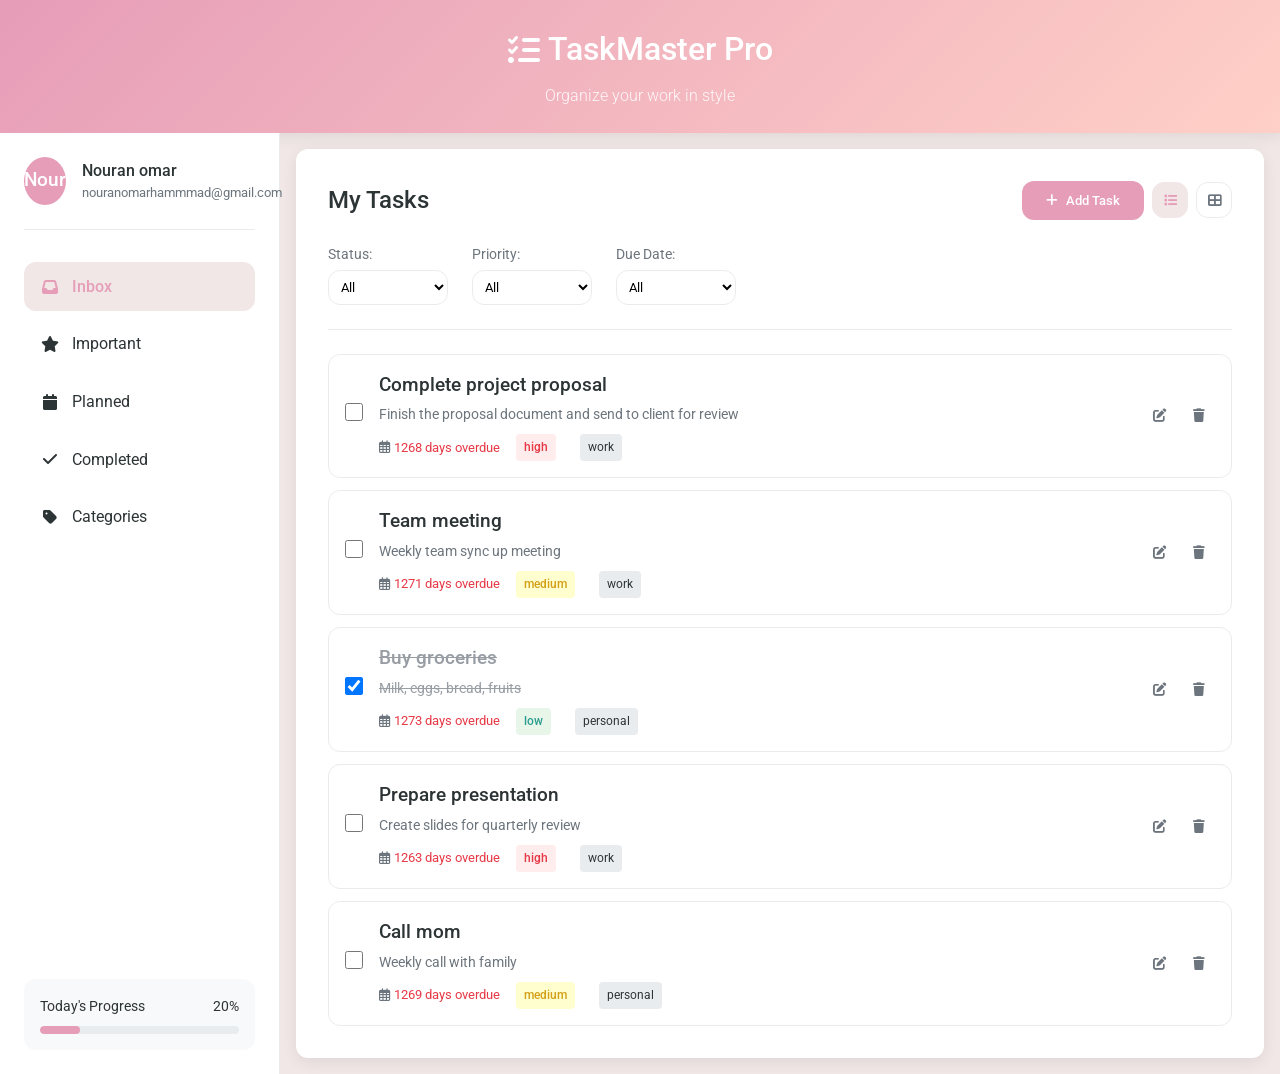
<file: index.html>
<!DOCTYPE html>
<html lang="en">
<head>
    <meta charset="UTF-8">
    <meta name="viewport" content="width=device-width, initial-scale=1.0">
    <title>Professional Task Manager</title>
    <link rel="stylesheet" href="https://cdnjs.cloudflare.com/ajax/libs/font-awesome/6.4.0/css/all.min.css">
    <link href="https://fonts.googleapis.com/css2?family=Roboto:wght@300;400;500;700&display=swap" rel="stylesheet">
     <link rel="icon" href="favicon.ico" type="image/x-icon">
    <link rel="stylesheet" href="css/styles.css">
</head>
<body>
    <div class="app-container">
       <header class="app-header" style="background: linear-gradient(135deg, #E69DB8 0%, #FFD0C7 100%);">
    <h1><i class="fas fa-tasks"></i> TaskMaster Pro</h1>
    <p>Organize your work in style</p>
</header>

        <div class="main-content">
            <aside class="sidebar">
                <div class="user-profile">
                    <div class="avatar">Nour</div>
                    <div class="user-info">
                        <span class="username">Nouran omar</span>
                        <span class="user-email">nouranomarhammmad@gmail.com </span>
                    </div>
                </div>
                
                <nav class="main-nav">
                    <ul>
                        <li class="active"><a href="#"><i class="fas fa-inbox"></i> Inbox</a></li>
                        <li><a href="#"><i class="fas fa-star"></i> Important</a></li>
                        <li><a href="#"><i class="fas fa-calendar"></i> Planned</a></li>
                        <li><a href="#"><i class="fas fa-check"></i> Completed</a></li>
                        <li><a href="#"><i class="fas fa-tag"></i> Categories</a></li>
                    </ul>
                </nav>
                
                <div class="progress-container">
                    <div class="progress-header">
                        <span>Today's Progress</span>
                        <span>65%</span>
                    </div>
                    <div class="progress-bar">
                        <div class="progress-fill" style="width: 65%;"></div>
                    </div>
                </div>
            </aside>

            <main class="task-manager">
                <div class="task-header">
                    <h2>My Tasks</h2>
                    <div class="task-actions">
                        <button class="btn btn-primary" id="add-task-btn">
                            <i class="fas fa-plus"></i> Add Task
                        </button>
                        <div class="view-options">
                            <button class="view-option active"><i class="fas fa-list"></i></button>
                            <button class="view-option"><i class="fas fa-th-large"></i></button>
                        </div>
                    </div>
                </div>
                
                <div class="task-filters">
                    <div class="filter-group">
                        <label for="filter-status">Status:</label>
                        <select id="filter-status">
                            <option value="all">All</option>
                            <option value="pending">Pending</option>
                            <option value="in-progress">In Progress</option>
                            <option value="completed">Completed</option>
                        </select>
                    </div>
                    <div class="filter-group">
                        <label for="filter-priority">Priority:</label>
                        <select id="filter-priority">
                            <option value="all">All</option>
                            <option value="high">High</option>
                            <option value="medium">Medium</option>
                            <option value="low">Low</option>
                        </select>
                    </div>
                    <div class="filter-group">
                        <label for="filter-date">Due Date:</label>
                        <select id="filter-date">
                            <option value="all">All</option>
                            <option value="today">Today</option>
                            <option value="week">This Week</option>
                            <option value="month">This Month</option>
                        </select>
                    </div>
                </div>
                
                <div class="task-list" id="task-list">
                    <!-- Tasks will be dynamically inserted here -->
                </div>
            </main>
        </div>
    </div>

    <!-- Task Modal -->
    <div class="modal" id="task-modal">
        <div class="modal-content">
            <span class="close-modal">&times;</span>
            <h3>Add New Task</h3>
            <form id="task-form">
                <div class="form-group">
                    <label for="task-title">Task Title</label>
                    <input type="text" id="task-title" placeholder="Enter task title" required>
                </div>
                <div class="form-group">
                    <label for="task-description">Description</label>
                    <textarea id="task-description" placeholder="Enter task description"></textarea>
                </div>
                <div class="form-row">
                    <div class="form-group">
                        <label for="task-due-date">Due Date</label>
                        <input type="date" id="task-due-date">
                    </div>
                    <div class="form-group">
                        <label for="task-priority">Priority</label>
                        <select id="task-priority">
                            <option value="low">Low</option>
                            <option value="medium" selected>Medium</option>
                            <option value="high">High</option>
                        </select>
                    </div>
                </div>
                <div class="form-group">
                    <label for="task-category">Category</label>
                    <select id="task-category">
                        <option value="work">Work</option>
                        <option value="personal">Personal</option>
                        <option value="shopping">Shopping</option>
                        <option value="other">Other</option>
                    </select>
                </div>
                <div class="form-actions">
                    <button type="button" class="btn btn-secondary" id="cancel-task">Cancel</button>
                    <button type="submit" class="btn btn-primary">Save Task</button>
                </div>
            </form>
        </div>
    </div>

    <script src="js/script.js"></script>
</body>
</html>
</file>
<file: css/styles.css>
:root {
    --primary-color: #E69DB8; /* اللون الوردي الرئيسي */
    --primary-light: #F1E7E7; /* الخلفية الفاتحة */
    --secondary-color: #FFD0C7; /* اللون الثانوي */
    --accent-color: #FFFECE; /* لون التمييز */
    --danger-color: #e63946;
    --success-color: #2a9d8f;
    --warning-color: #e9c46a;
    --light-color: #f8f9fa;
    --dark-color: #2d3436;
    --gray-color: #6c757d;
    --light-gray: #e9ecef;
    --border-radius: 12px; /* زوايا أكثر نعومة */
    --box-shadow: 0 4px 15px rgba(0, 0, 0, 0.08);
    --transition: all 0.3s ease;
}

/* تعديلات الهيدر */
.app-header {
    background-color: var(--primary-color);
    color: var(--dark-color);
}

/* تعديلات السايدبار */
.sidebar {
    background-color: var(--primary-light);
}

/* أزرار وإجراءات */
.btn-primary {
    background-color: var(--primary-color);
    color: var(--dark-color);
}

.btn-primary:hover {
    background-color: #d48ba5;
}

/* بطاقات المهام */
.task-item {
    background-color: white;
    border-left: 4px solid var(--secondary-color);
}

.task-item:hover {
    transform: translateY(-3px);
    box-shadow: var(--box-shadow);
}

/* تأثيرات خاصة */
.task-priority.priority-high {
    background-color: #ffecec;
    color: var(--danger-color);
}

.task-priority.priority-medium {
    background-color: var(--accent-color);
    color: #d4a017;
}

.task-priority.priority-low {
    background-color: #e8f5e9;
    color: var(--success-color);
}

/* المودال */
.modal-content {
    border-top: 5px solid var(--primary-color);
}

/* الشريط الجانبي النشط */
.main-nav .active a {
    background-color: var(--secondary-color);
    color: var(--dark-color);
}
* {
    margin: 0;
    padding: 0;
    box-sizing: border-box;
}

body {
    font-family: 'Roboto', sans-serif;
    background: #F1E7E7;
    color: var(--dark-color);
    line-height: 1.6;
}

.app-container {
    display: flex;
    flex-direction: column;
    min-height: 100vh;
}

.app-header {
    background-color: var(--primary-color);
    color: white;
    padding: 1.5rem;
    text-align: center;
    box-shadow: var(--box-shadow);
}

.app-header h1 {
    font-weight: 500;
    margin-bottom: 0.5rem;
    display: flex;
    align-items: center;
    justify-content: center;
    gap: 0.5rem;
}

.app-header p {
    font-weight: 300;
    opacity: 0.9;
}

.main-content {
    display: flex;
    flex: 1;
}

.sidebar {
    width: 280px;
    background-color: white;
    padding: 1.5rem;
    border-right: 1px solid var(--light-gray);
    display: flex;
    flex-direction: column;
}

.user-profile {
    display: flex;
    align-items: center;
    gap: 1rem;
    margin-bottom: 2rem;
    padding-bottom: 1.5rem;
    border-bottom: 1px solid var(--light-gray);
}

.avatar {
    width: 48px;
    height: 48px;
    background-color: var(--primary-color);
    color: white;
    border-radius: 50%;
    display: flex;
    align-items: center;
    justify-content: center;
    font-weight: 500;
    font-size: 1.2rem;
}

.user-info {
    display: flex;
    flex-direction: column;
}

.username {
    font-weight: 500;
}

.user-email {
    font-size: 0.8rem;
    color: var(--gray-color);
}

.main-nav ul {
    list-style: none;
    margin-bottom: 2rem;
}

.main-nav li {
    margin-bottom: 0.5rem;
}

.main-nav a {
    display: flex;
    align-items: center;
    gap: 0.75rem;
    padding: 0.75rem 1rem;
    text-decoration: none;
    color: var(--dark-color);
    border-radius: var(--border-radius);
    transition: var(--transition);
}

.main-nav a:hover {
    background-color: var(--primary-light);
    color: var(--primary-color);
}

.main-nav a i {
    width: 20px;
    text-align: center;
}

.main-nav .active a {
    background-color: var(--primary-light);
    color: var(--primary-color);
    font-weight: 500;
}

.progress-container {
    margin-top: auto;
    background-color: var(--light-color);
    padding: 1rem;
    border-radius: var(--border-radius);
}

.progress-header {
    display: flex;
    justify-content: space-between;
    margin-bottom: 0.5rem;
    font-size: 0.9rem;
}

.progress-bar {
    height: 8px;
    background-color: var(--light-gray);
    border-radius: 4px;
    overflow: hidden;
}

.progress-fill {
    height: 100%;
    background-color: var(--primary-color);
    border-radius: 4px;
    transition: width 0.5s ease;
}

.task-manager {
    flex: 1;
    padding: 2rem;
    background-color: white;
    border-radius: var(--border-radius);
    margin: 1rem;
    box-shadow: var(--box-shadow);
}

.task-header {
    display: flex;
    justify-content: space-between;
    align-items: center;
    margin-bottom: 1.5rem;
}

.task-header h2 {
    font-weight: 500;
}

.task-actions {
    display: flex;
    gap: 1rem;
    align-items: center;
}

.view-options {
    display: flex;
    gap: 0.5rem;
}

.view-option {
    background: none;
    border: 1px solid var(--light-gray);
    width: 36px;
    height: 36px;
    border-radius: var(--border-radius);
    display: flex;
    align-items: center;
    justify-content: center;
    cursor: pointer;
    color: var(--gray-color);
    transition: var(--transition);
}

.view-option:hover {
    background-color: var(--light-gray);
}

.view-option.active {
    background-color: var(--primary-light);
    color: var(--primary-color);
    border-color: var(--primary-light);
}

.task-filters {
    display: flex;
    gap: 1.5rem;
    margin-bottom: 1.5rem;
    padding-bottom: 1.5rem;
    border-bottom: 1px solid var(--light-gray);
}

.filter-group {
    display: flex;
    flex-direction: column;
    gap: 0.25rem;
}

.filter-group label {
    font-size: 0.85rem;
    color: var(--gray-color);
}

.filter-group select {
    padding: 0.5rem;
    border: 1px solid var(--light-gray);
    border-radius: var(--border-radius);
    background-color: white;
    font-family: inherit;
    min-width: 120px;
}

.task-list {
    display: flex;
    flex-direction: column;
    gap: 0.75rem;
}

.task-item {
    background-color: white;
    border: 1px solid var(--light-gray);
    border-radius: var(--border-radius);
    padding: 1rem;
    display: flex;
    align-items: center;
    transition: var(--transition);
    position: relative;
}

.task-item:hover {
    transform: translateY(-2px);
    box-shadow: var(--box-shadow);
}

.task-checkbox {
    margin-right: 1rem;
}

.task-checkbox input {
    width: 18px;
    height: 18px;
    cursor: pointer;
}

.task-content {
    flex: 1;
}

.task-title {
    font-weight: 500;
    margin-bottom: 0.25rem;
}

.task-description {
    font-size: 0.85rem;
    color: var(--gray-color);
    margin-bottom: 0.5rem;
}

.task-meta {
    display: flex;
    gap: 1rem;
    font-size: 0.8rem;
}

.task-due-date {
    display: flex;
    align-items: center;
    gap: 0.25rem;
    color: var(--gray-color);
}

.task-priority {
    padding: 0.25rem 0.5rem;
    border-radius: 4px;
    font-size: 0.75rem;
    font-weight: 500;
}

.priority-high {
    background-color: #fee2e2;
    color: #dc2626;
}

.priority-medium {
    background-color: #fef3c7;
    color: #d97706;
}

.priority-low {
    background-color: #ecfdf5;
    color: #059669;
}

.task-actions {
    display: flex;
    gap: 0.5rem;
}

.task-action-btn {
    background: none;
    border: none;
    width: 32px;
    height: 32px;
    border-radius: 50%;
    display: flex;
    align-items: center;
    justify-content: center;
    cursor: pointer;
    color: var(--gray-color);
    transition: var(--transition);
}

.task-action-btn:hover {
    background-color: var(--light-gray);
    color: var(--dark-color);
}

.btn {
    padding: 0.75rem 1.5rem;
    border: none;
    border-radius: var(--border-radius);
    font-family: inherit;
    font-weight: 500;
    cursor: pointer;
    transition: var(--transition);
    display: inline-flex;
    align-items: center;
    gap: 0.5rem;
}

.btn-primary {
    background-color: var(--primary-color);
    color: white;
}

.btn-primary:hover {
    background-color: var(--secondary-color);
}

.btn-secondary {
    background-color: var(--light-gray);
    color: var(--dark-color);
}

.btn-secondary:hover {
    background-color: #dee2e6;
}

.modal {
    display: none;
    position: fixed;
    top: 0;
    left: 0;
    width: 100%;
    height: 100%;
    background-color: rgba(0, 0, 0, 0.5);
    z-index: 1000;
    justify-content: center;
    align-items: center;
}

.modal-content {
    background-color: white;
    border-radius: var(--border-radius);
    width: 100%;
    max-width: 500px;
    padding: 2rem;
    position: relative;
    box-shadow: 0 10px 25px rgba(0, 0, 0, 0.2);
}

.close-modal {
    position: absolute;
    top: 1rem;
    right: 1rem;
    font-size: 1.5rem;
    cursor: pointer;
    color: var(--gray-color);
    transition: var(--transition);
}

.close-modal:hover {
    color: var(--dark-color);
}

.modal h3 {
    margin-bottom: 1.5rem;
    font-weight: 500;
}

.form-group {
    margin-bottom: 1rem;
}

.form-group label {
    display: block;
    margin-bottom: 0.5rem;
    font-weight: 500;
    font-size: 0.9rem;
}

.form-group input,
.form-group textarea,
.form-group select {
    width: 100%;
    padding: 0.75rem;
    border: 1px solid var(--light-gray);
    border-radius: var(--border-radius);
    font-family: inherit;
    transition: var(--transition);
}

.form-group input:focus,
.form-group textarea:focus,
.form-group select:focus {
    outline: none;
    border-color: var(--primary-color);
    box-shadow: 0 0 0 2px var(--primary-light);
}

.form-group textarea {
    min-height: 100px;
    resize: vertical;
}

.form-row {
    display: flex;
    gap: 1rem;
}

.form-row .form-group {
    flex: 1;
}

.form-actions {
    display: flex;
    justify-content: flex-end;
    gap: 1rem;
    margin-top: 1.5rem;
}

.completed .task-title,
.completed .task-description {
    text-decoration: line-through;
    color: var(--gray-color);
    opacity: 0.7;
}

@media (max-width: 768px) {
    .main-content {
        flex-direction: column;
    }
    
    .sidebar {
        width: 100%;
        padding: 1rem;
    }
    
    .task-manager {
        margin: 0;
        border-radius: 0;
    }
    
    .task-filters {
        flex-wrap: wrap;
    }
    
    .form-row {
        flex-direction: column;
        gap: 0;
    }
}
/* Category view styles */
.category-section {
    margin-bottom: 2rem;
}

.category-header {
    padding: 0.5rem 1rem;
    background-color: var(--primary-light);
    border-radius: var(--border-radius);
    margin-bottom: 1rem;
    display: flex;
    justify-content: space-between;
    align-items: center;
}

.category-header h3 {
    font-weight: 500;
    font-size: 1.1rem;
    color: var(--primary-color);
    display: flex;
    align-items: center;
    gap: 0.5rem;
}

.category-header .task-count {
    font-size: 0.8rem;
    background-color: var(--primary-color);
    color: white;
    padding: 0.25rem 0.5rem;
    border-radius: 1rem;
}

.task-category {
    display: inline-block;
    padding: 0.25rem 0.5rem;
    background-color: var(--light-gray);
    border-radius: 4px;
    font-size: 0.75rem;
    margin-left: 0.5rem;
}

/* Grid view styles */
.task-list.grid-view {
    display: grid;
    grid-template-columns: repeat(auto-fill, minmax(300px, 1fr));
    gap: 1rem;
}

.task-list.grid-view .task-item {
    margin: 0;
    display: flex;
    flex-direction: column;
}

.task-list.grid-view .task-content {
    flex: 1;
}

.task-list.grid-view .task-actions {
    margin-top: auto;
    align-self: flex-end;
}
/* Mobile Styles */
@media (max-width: 768px) {
    .main-content {
        flex-direction: column;
    }
    
    .sidebar {
        position: fixed;
        top: 0;
        left: -280px;
        height: 100vh;
        z-index: 1000;
        transition: transform 0.3s ease;
    }
    
    .sidebar.mobile-visible {
        transform: translateX(280px);
    }
    
    .mobile-menu-btn {
        position: absolute;
        left: 15px;
        top: 50%;
        transform: translateY(-50%);
        background: none;
        border: none;
        font-size: 1.5rem;
        color: white;
        cursor: pointer;
    }
    
    .task-manager {
        margin: 0;
        padding: 1rem;
    }
    
    .task-filters {
        flex-direction: column;
        gap: 0.5rem;
    }
    
    .filter-group {
        width: 100%;
    }
    
    .task-item {
        flex-direction: column;
    }
    
    .task-actions {
        margin-top: 1rem;
        align-self: flex-end;
    }
    
    .modal-content {
        width: 90%;
        max-width: none;
    }
}

/* Grid view styles */
.task-list.grid-view {
    display: grid;
    grid-template-columns: repeat(auto-fill, minmax(300px, 1fr));
    gap: 1rem;
}

.task-list.grid-view .task-item {
    margin: 0;
}

/* Due date styles */
.due-today {
    color: var(--danger-color);
    font-weight: bold;
}

.due-overdue {
    color: var(--danger-color);
    font-weight: bold;
}
/*  */
/* Mobile Styles */
</file>
